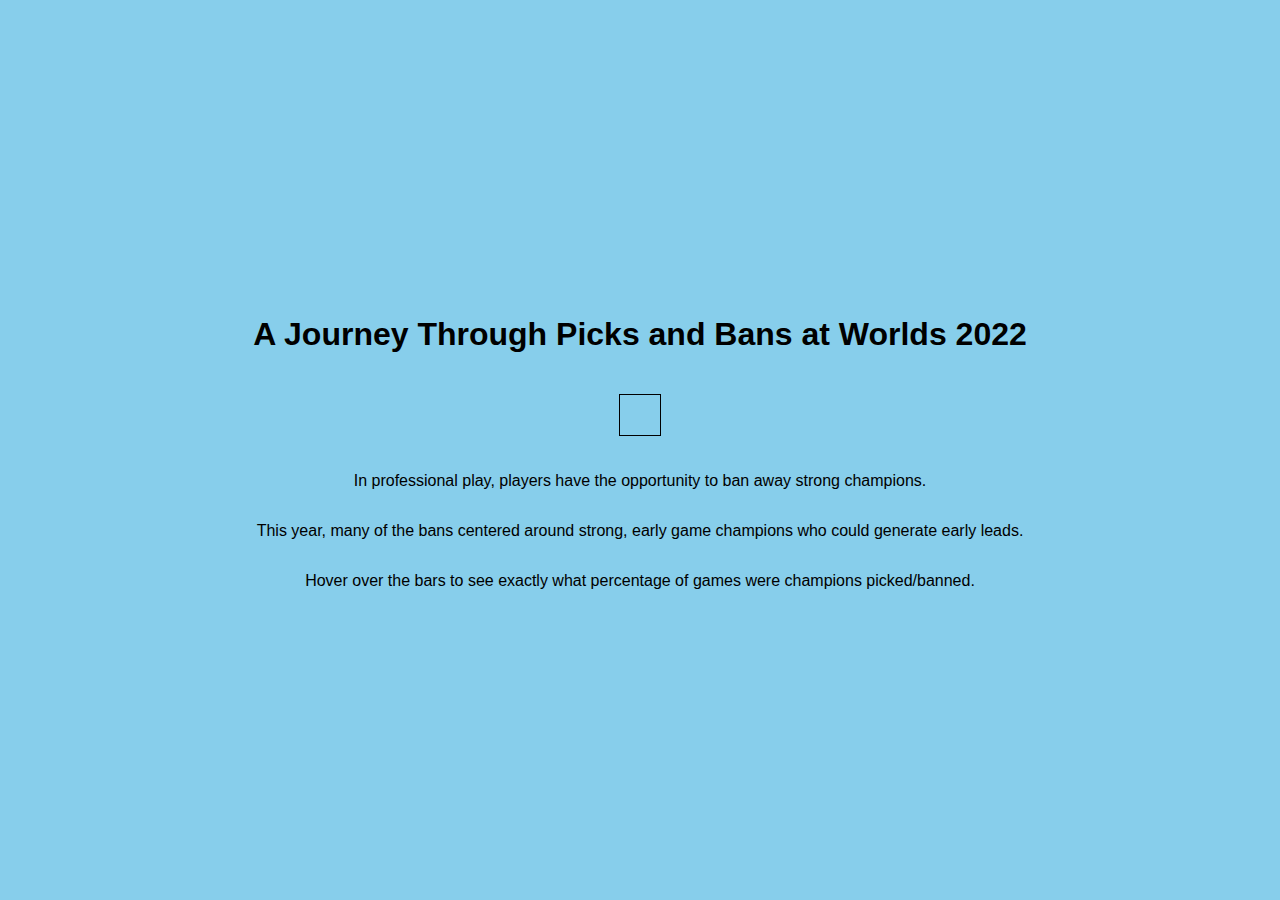
<file: pickbans.html>
<!DOCTYPE html>
<html>
<head>
    <link rel="stylesheet" type="text/css" href="css/pickban.css">
    <script src="https://d3js.org/d3.v5.min.js"></script>
</head>
<body>
    <div id="mainContainer">
        <h1 class="centered">A Journey Through Picks and Bans at Worlds 2022</h1>
        <div id="chart" class="centered"></div>
        <p>In professional play, players have the opportunity to ban away strong champions.</p>
        <p>This year, many of the bans centered around strong, early game champions who could generate early leads.</p> 
        <p>Hover over the bars to see exactly what percentage of games were champions picked/banned.</p>
    </div>
    <script src="js/pickbanscript.js"></script>
</body>
</html>
</file>
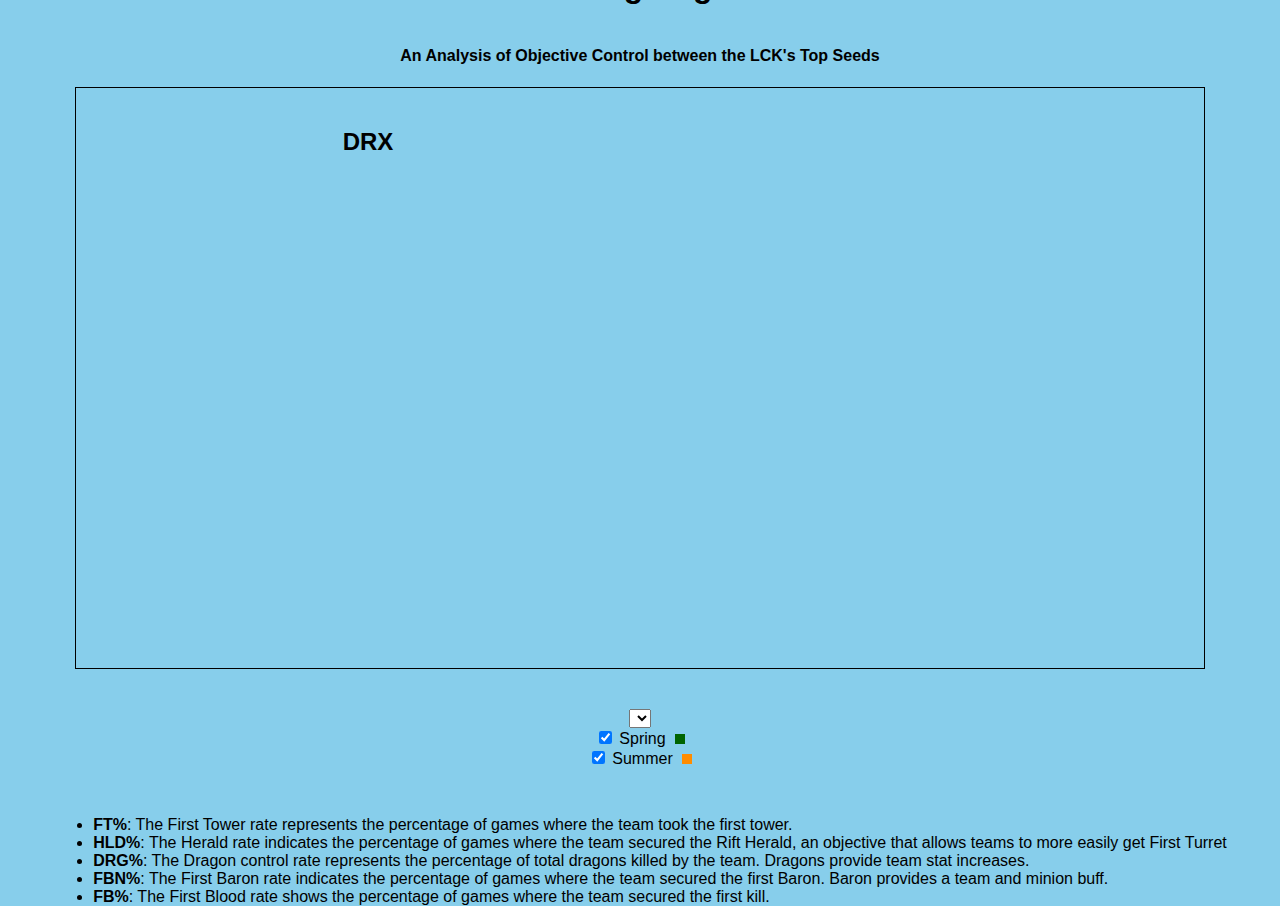
<file: regularseason.html>
<!DOCTYPE html>
<html lang="en">
<head>
  <meta charset="UTF-8">
  <link rel="stylesheet" type="text/css" href="css/radar.css">
</head>
<body>
  <h1>DRX - A Middling Regular Season</h1>
  <h4>An Analysis of Objective Control between the LCK's Top Seeds</h4>
  <div id="radar-container">
    <div id="radar-wrapper">
      <div id="radar-chart-1">
        <h2 id="radar-chart-1-title">DRX</h2>
        <div class="chart"></div>  
      </div>
      <div id="radar-chart-2">
        <h2 id="radar-chart-2-title"></h2>
        <div class="chart"></div>  
      </div>
      <div id="chart-labels"></div>
    </div>
  </div>
  <select id="team-select"></select>
  <label><input type="checkbox" id="spring-checkbox" checked> Spring <span class="color-preview" style="background-color: #006400;"></span></label>
  <label><input type="checkbox" id="summer-checkbox" checked> Summer <span class="color-preview" style="background-color: #FF8C00;"></span></label>
  <p>
    <ul>
      <li><strong>FT%</strong>: The First Tower rate represents the percentage of games where the team took the first tower.</li>
      <li><strong>HLD%</strong>: The Herald rate indicates the percentage of games where the team secured the Rift Herald, an objective that allows teams to more easily get First Turret</li>
      <li><strong>DRG%</strong>: The Dragon control rate represents the percentage of total dragons killed by the team. Dragons provide team stat increases.</li>
      <li><strong>FBN%</strong>: The First Baron rate indicates the percentage of games where the team secured the first Baron. Baron provides a team and minion buff.</li>
      <li><strong>FB%</strong>: The First Blood rate shows the percentage of games where the team secured the first kill.</li>
    </ul>
  </p>
  
  <script src="https://d3js.org/d3.v6.min.js"></script>
  <script src="js/regularseasonscript.js"></script>
</body>
</html>
</file>
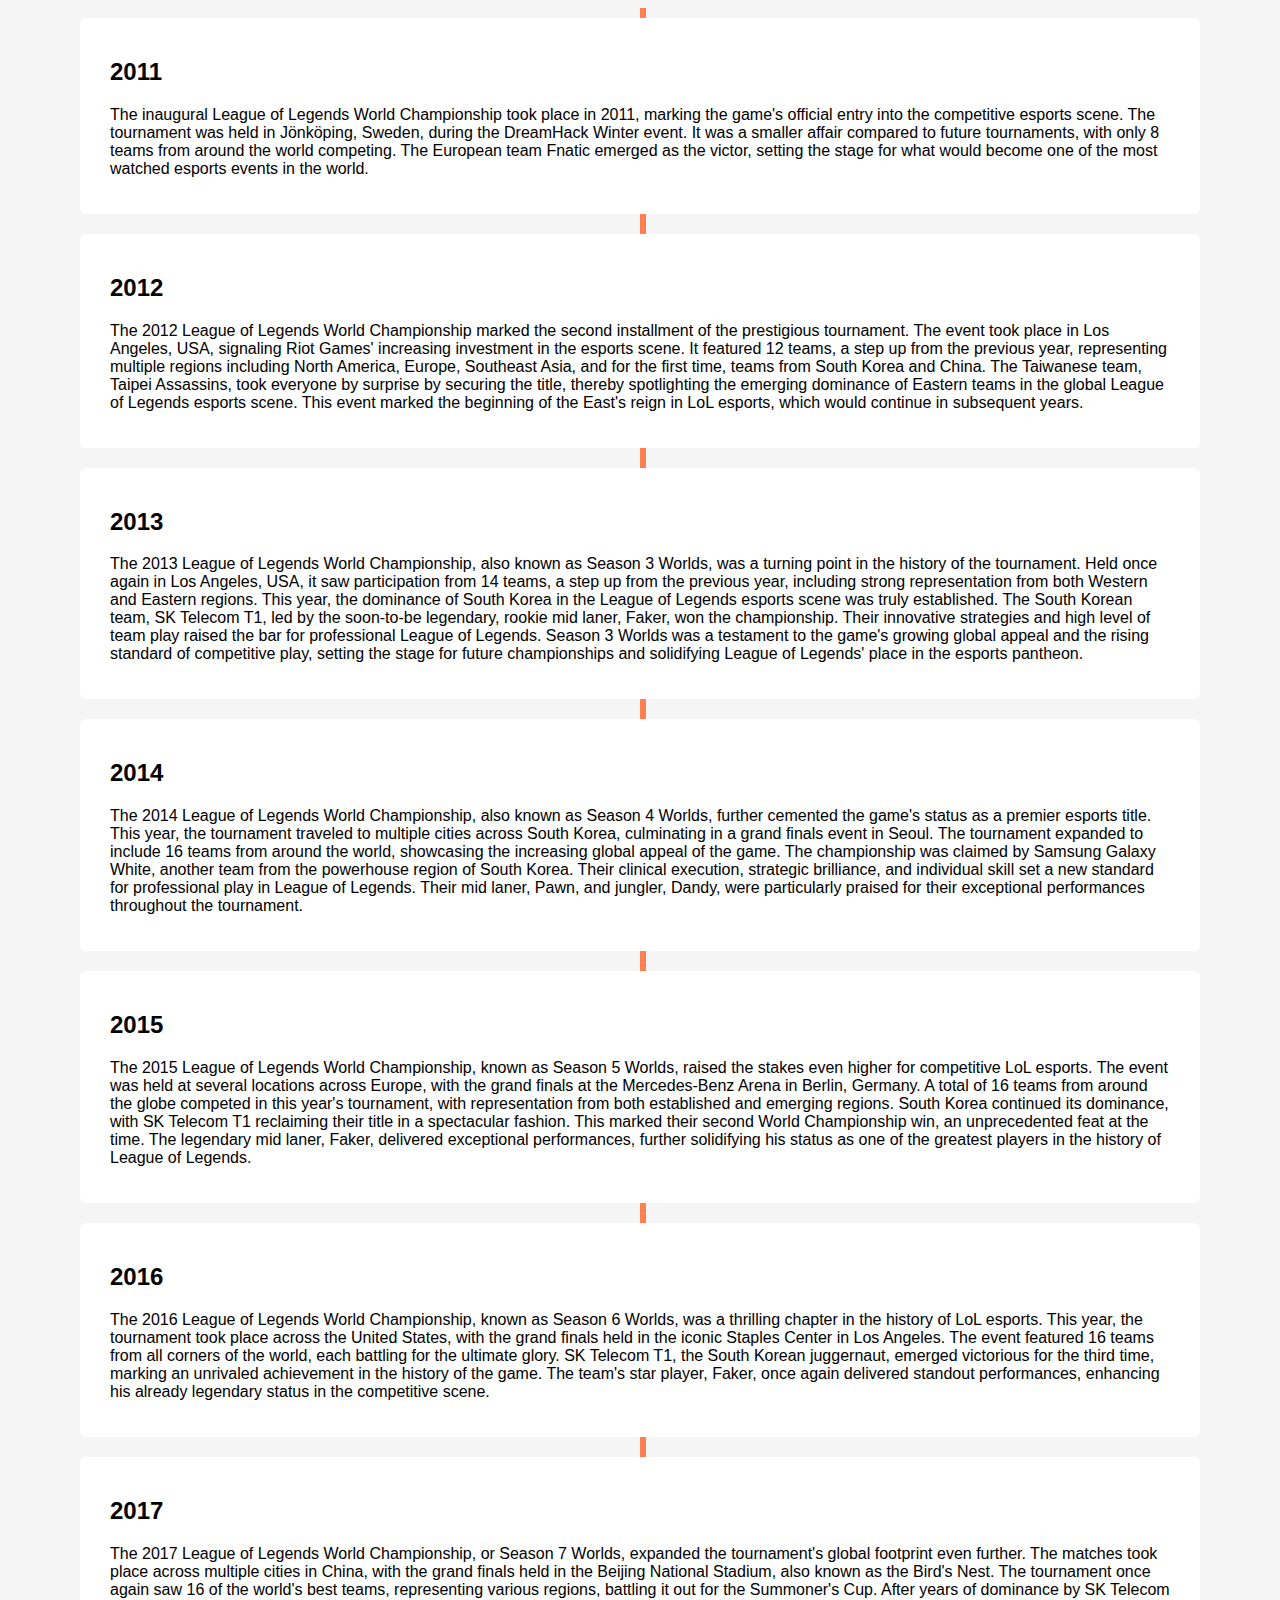
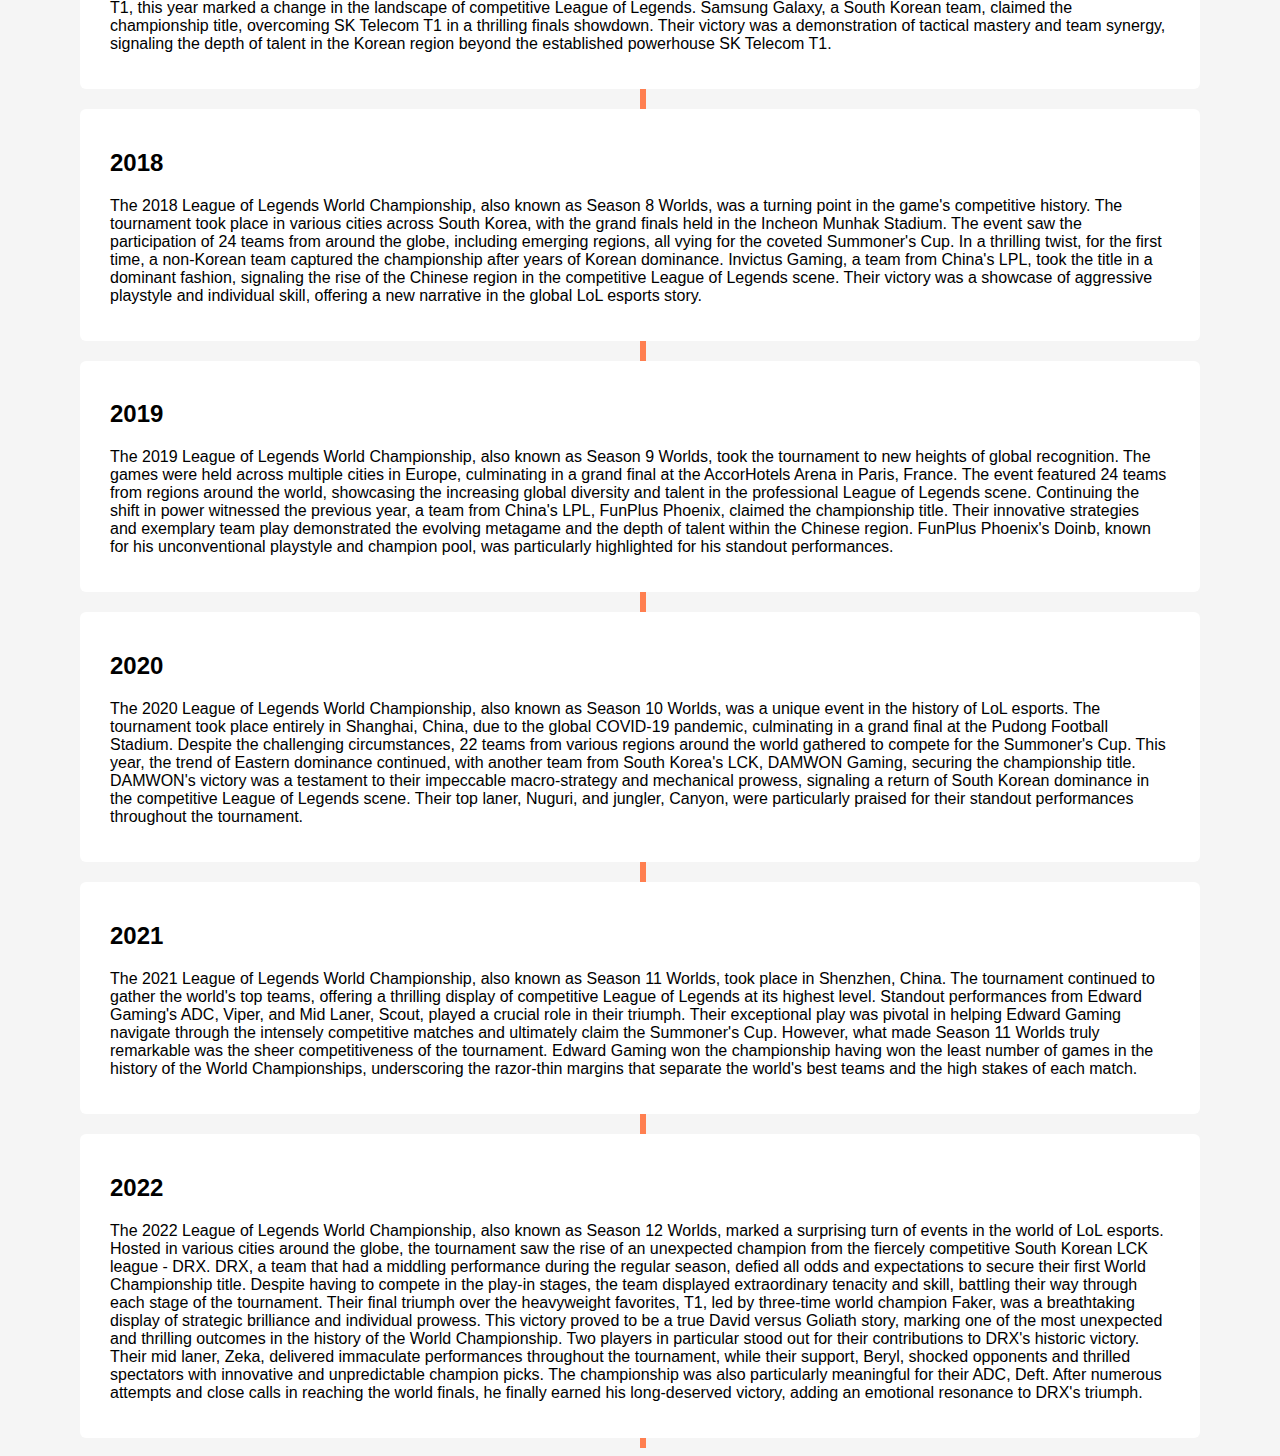
<file: timeline.html>
<!DOCTYPE html>
<html>
<head>
  <link rel="stylesheet" type="text/css" href="css/timeline.css">
</head>
<body>
  <div id="timeline">
    <div class="timeline-item" id="2011">
      <div class="timeline-content">
        <h2>2011</h2>
        <p>The inaugural League of Legends World Championship took place in 2011, marking the game's official entry into the competitive esports scene. 
          The tournament was held in Jönköping, Sweden, during the DreamHack Winter event. It was a smaller affair compared to future tournaments, with only 8 teams from around the world competing. The European team Fnatic emerged as the victor, setting the stage for what would become one of the most watched esports events in the world. </p>
      </div>
    </div>
    <div class="timeline-item" id="2012">
      <div class="timeline-content">
        <h2>2012</h2>
        <p>The 2012 League of Legends World Championship marked the second installment of the prestigious tournament. The event took place in Los Angeles, USA, signaling Riot Games' increasing investment in the esports scene. It featured 12 teams, a step up from the previous year, representing multiple regions including North America, Europe, Southeast Asia, and for the first time, teams from South Korea and China. The Taiwanese team, Taipei Assassins, took everyone by surprise by securing the title, thereby spotlighting the emerging dominance of Eastern teams in the global League of Legends esports scene. 
          This event marked the beginning of the East's reign in LoL esports, which would continue in subsequent years.</p>
      </div>
    </div>
    <div class="timeline-item" id="2013">
      <div class="timeline-content">
        <h2>2013</h2>
        <p>The 2013 League of Legends World Championship, also known as Season 3 Worlds, was a turning point in the history of the tournament. Held once again in Los Angeles, USA, it saw participation from 14 teams, a step up from the previous year, including strong representation from both Western and Eastern regions.
          This year, the dominance of South Korea in the League of Legends esports scene was truly established. The South Korean team, SK Telecom T1, led by the soon-to-be legendary, rookie mid laner, Faker, won the championship. Their innovative strategies and high level of team play raised the bar for professional League of Legends.
          Season 3 Worlds was a testament to the game's growing global appeal and the rising standard of competitive play, setting the stage for future championships and solidifying League of Legends' place in the esports pantheon.</p>
      </div>
    </div>
    <div class="timeline-item" id="2014">
      <div class="timeline-content">
        <h2>2014</h2>
        <p>The 2014 League of Legends World Championship, also known as Season 4 Worlds, further cemented the game's status as a premier esports title. This year, the tournament traveled to multiple cities across South Korea, culminating in a grand finals event in Seoul. The tournament expanded to include 16 teams from around the world, showcasing the increasing global appeal of the game.
          The championship was claimed by Samsung Galaxy White, another team from the powerhouse region of South Korea. Their clinical execution, strategic brilliance, and individual skill set a new standard for professional play in League of Legends. Their mid laner, Pawn, and jungler, Dandy, were particularly praised for their exceptional performances throughout the tournament.</p>
      </div>
    </div>
    <div class="timeline-item" id="2015">
      <div class="timeline-content">
        <h2>2015</h2>
        <p>The 2015 League of Legends World Championship, known as Season 5 Worlds, raised the stakes even higher for competitive LoL esports. The event was held at several locations across Europe, with the grand finals at the Mercedes-Benz Arena in Berlin, Germany. A total of 16 teams from around the globe competed in this year's tournament, with representation from both established and emerging regions.
          South Korea continued its dominance, with SK Telecom T1 reclaiming their title in a spectacular fashion. This marked their second World Championship win, an unprecedented feat at the time. The legendary mid laner, Faker, delivered exceptional performances, further solidifying his status as one of the greatest players in the history of League of Legends.</p>
      </div>
    </div>
    <div class="timeline-item" id="2016">
      <div class="timeline-content">
        <h2>2016</h2>
        <p>The 2016 League of Legends World Championship, known as Season 6 Worlds, was a thrilling chapter in the history of LoL esports. This year, the tournament took place across the United States, with the grand finals held in the iconic Staples Center in Los Angeles. The event featured 16 teams from all corners of the world, each battling for the ultimate glory.
          SK Telecom T1, the South Korean juggernaut, emerged victorious for the third time, marking an unrivaled achievement in the history of the game. The team's star player, Faker, once again delivered standout performances, enhancing his already legendary status in the competitive scene.</p>
      </div>
    </div>
    <div class="timeline-item" id="2017">
      <div class="timeline-content">
        <h2>2017</h2>
        <p>The 2017 League of Legends World Championship, or Season 7 Worlds, expanded the tournament's global footprint even further. The matches took place across multiple cities in China, with the grand finals held in the Beijing National Stadium, also known as the Bird's Nest.
          The tournament once again saw 16 of the world's best teams, representing various regions, battling it out for the Summoner's Cup. After years of dominance by SK Telecom T1, this year marked a change in the landscape of competitive League of Legends.
          Samsung Galaxy, a South Korean team, claimed the championship title, overcoming SK Telecom T1 in a thrilling finals showdown. Their victory was a demonstration of tactical mastery and team synergy, signaling the depth of talent in the Korean region beyond the established powerhouse SK Telecom T1.</p>
      </div>
    </div>
    <div class="timeline-item" id="2018">
      <div class="timeline-content">
        <h2>2018</h2>
        <p>The 2018 League of Legends World Championship, also known as Season 8 Worlds, was a turning point in the game's competitive history. The tournament took place in various cities across South Korea, with the grand finals held in the Incheon Munhak Stadium.
          The event saw the participation of 24 teams from around the globe, including emerging regions, all vying for the coveted Summoner's Cup. In a thrilling twist, for the first time, a non-Korean team captured the championship after years of Korean dominance.
          Invictus Gaming, a team from China's LPL, took the title in a dominant fashion, signaling the rise of the Chinese region in the competitive League of Legends scene. Their victory was a showcase of aggressive playstyle and individual skill, offering a new narrative in the global LoL esports story.</p>
      </div>
    </div>
    <div class="timeline-item" id="2019">
      <div class="timeline-content">
        <h2>2019</h2>
        <p>The 2019 League of Legends World Championship, also known as Season 9 Worlds, took the tournament to new heights of global recognition. The games were held across multiple cities in Europe, culminating in a grand final at the AccorHotels Arena in Paris, France.
          The event featured 24 teams from regions around the world, showcasing the increasing global diversity and talent in the professional League of Legends scene. Continuing the shift in power witnessed the previous year, a team from China's LPL, FunPlus Phoenix, claimed the championship title.
          Their innovative strategies and exemplary team play demonstrated the evolving metagame and the depth of talent within the Chinese region. FunPlus Phoenix's Doinb, known for his unconventional playstyle and champion pool, was particularly highlighted for his standout performances.</p>
      </div>
    </div>
    <div class="timeline-item" id="2020">
      <div class="timeline-content">
        <h2>2020</h2>
        <p>The 2020 League of Legends World Championship, also known as Season 10 Worlds, was a unique event in the history of LoL esports. The tournament took place entirely in Shanghai, China, due to the global COVID-19 pandemic, culminating in a grand final at the Pudong Football Stadium.
          Despite the challenging circumstances, 22 teams from various regions around the world gathered to compete for the Summoner's Cup. This year, the trend of Eastern dominance continued, with another team from South Korea's LCK, DAMWON Gaming, securing the championship title.
          DAMWON's victory was a testament to their impeccable macro-strategy and mechanical prowess, signaling a return of South Korean dominance in the competitive League of Legends scene. Their top laner, Nuguri, and jungler, Canyon, were particularly praised for their standout performances throughout the tournament.</p>
      </div>
    </div>

    <div class="timeline-item" id="2021">
      <div class="timeline-content">
        <h2>2021</h2>
        <p>The 2021 League of Legends World Championship, also known as Season 11 Worlds, took place in Shenzhen, China. The tournament continued to gather the world's top teams, offering a thrilling display of competitive League of Legends at its highest level. Standout performances from Edward Gaming's ADC, Viper, and Mid Laner, Scout, played a crucial role in their triumph. Their exceptional play was pivotal in helping Edward Gaming navigate through the intensely competitive matches and ultimately claim the Summoner's Cup.
          However, what made Season 11 Worlds truly remarkable was the sheer competitiveness of the tournament. Edward Gaming won the championship having won the least number of games in the history of the World Championships, underscoring the razor-thin margins that separate the world's best teams and the high stakes of each match.</p>
      </div>
    </div>
    <div class="timeline-item" id="2022">
      <div class="timeline-content">
        <h2>2022</h2>
        <p>The 2022 League of Legends World Championship, also known as Season 12 Worlds, marked a surprising turn of events in the world of LoL esports. Hosted in various cities around the globe, the tournament saw the rise of an unexpected champion from the fiercely competitive South Korean LCK league - DRX.
          DRX, a team that had a middling performance during the regular season, defied all odds and expectations to secure their first World Championship title. Despite having to compete in the play-in stages, the team displayed extraordinary tenacity and skill, battling their way through each stage of the tournament. Their final triumph over the heavyweight favorites, T1, led by three-time world champion Faker, was a breathtaking display of strategic brilliance and individual prowess. This victory proved to be a true David versus Goliath story, marking one of the most unexpected and thrilling outcomes in the history of the World Championship.
          Two players in particular stood out for their contributions to DRX's historic victory. Their mid laner, Zeka, delivered immaculate performances throughout the tournament, while their support, Beryl, shocked opponents and thrilled spectators with innovative and unpredictable champion picks.
          The championship was also particularly meaningful for their ADC, Deft. After numerous attempts and close calls in reaching the world finals, he finally earned his long-deserved victory, adding an emotional resonance to DRX's triumph.
          </p>
      </div>
    </div>
  </div>
<script src="js/timelinescript.js"></script>
</body>
</html>
</file>
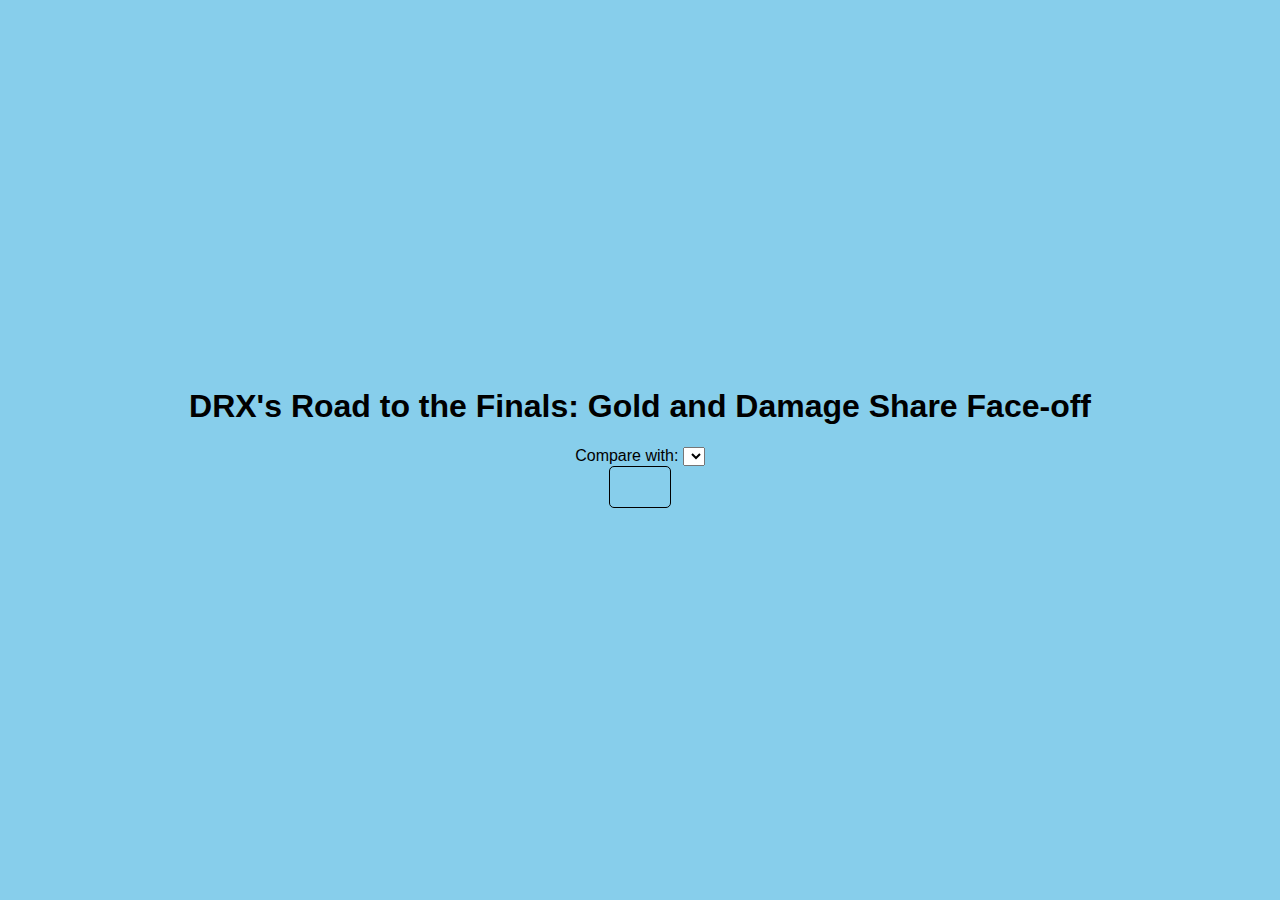
<file: worlds.html>
<!DOCTYPE html>
<html lang="en">
<head>
    <title>Team Comparison</title>
    <link rel="stylesheet" type="text/css" href="css/worlds.css">
</head>
<body>
    <h1>DRX's Road to the Finals: Gold and Damage Share Face-off</h1>
    <div>
        <label for="teams">Compare with:</label>
        <select id="teams">
        </select>
    </div>
    <div id="charts">
    </div>
    <p id="description"></p>
    <script src="https://d3js.org/d3.v7.min.js"></script>
    <script src="js/worldsscript.js"></script>
</body>
</html>
</file>
<file: css/pickban.css>
body {
  display: flex;
  justify-content: center;
  align-items: center;
  flex-direction: column;
  height: 100vh;
  margin: 0;
  font-family: 'Roboto', sans-serif;
  color: black;
  background-color: skyblue;
}

#mainContainer {
  display: flex;
  flex-direction: column;
  align-items: center;
  justify-content: center;
  width: 100%;
}

.dropdown-container {
  display: flex;
  flex-direction: column;
  align-items: center;
}

#yearDropdown, #dynamictext {
  width: 500px;
  margin: 0 auto;  
  display: block;
  text-align: center;
  color: black; 
}

#yearDropdown {
  margin-bottom: 10px;  
}

#chart {
  border: 1px solid black;
  padding: 20px;
  margin: 20px;
}

#dynamicText {
  padding: 10px;
  text-align: center;
  font-size: 14px;
  max-width: 60%;
}
</file>
<file: css/radar.css>
body {
  display: flex;
  justify-content: center;
  align-items: center;
  flex-direction: column;
  height: 100vh;
  margin: 0;
  font-family: 'Roboto', sans-serif;
  color: black;
  background-color: skyblue;
}

#radar-container {
  display: flex;
  justify-content: center;
  border: 1px solid black;
  padding: 20px;
  margin-bottom: 20px;
  height: 60%;
  width: 85%
}

#radar-wrapper {
  display: flex;
  justify-content: space-around;
  width: 100%;
}

#radar-chart-1, #radar-chart-2 {
  min-height: 650px;  
  width: 50%;
  display: flex;
  flex-direction: column;
  align-items: center;
}

#radar-chart-1 .chart, #radar-chart-2 .chart {
  display: flex;
  justify-content: center;
  align-items: center;
  height: 600px;
  margin-top: -90px; 
}

#radar-chart .axis line,
#radar-chart .axis path {
  fill: none;
  stroke: #000;
  shape-rendering: crispEdges;
}

#radar-chart .axis text {
  font: 10px sans-serif;
}

#radar-chart .axis .legend {
  font-size: 20px;
}

#radar-chart .polygon {
  fill-opacity: 0.5;
  stroke-width: 2;
}

#team-select {
  margin-top: 20px;
}

.color-preview {
  display: inline-block;
  width: 10px;
  height: 10px;
  margin-left: 5px;
}

#spring-color-preview {
  background-color: #006400;  
}

#summer-color-preview {
  background-color: #FF8C00;  
}

#text-container {
  margin-top: 20px;
  padding: 10px;
  text-align: center;
  font-size: 14px;
  max-width: 60%;
  margin: 0 auto;
}
</file>
<file: css/timeline.css>
body {
    background-color: #f5f5f5;
    font-family: Arial, sans-serif;
  }
  

  
#timeline {
    position: relative;
    max-width: 1200px;
    margin: 0 auto;
  }
  
  .timeline-item::before {
    content: '';
    background-color: #ff7f50;
    position: absolute;
    bottom: 0;
    top: 0;
    width: 6px;
    left: 50%;
  }
  
  .timeline-item {
    padding: 10px 40px;
    position: relative;
    background-color: inherit;
  }
  
  .timeline-content {
    padding: 20px 30px;
    background-color: white;
    position: relative;
    border-radius: 6px;
  }
  
  #2021::after {
    content: " ";
    position: absolute;
    top: 15px;
    right: -20px;
    border: 10px solid transparent;
    border-left-color: #ff7f50;
    border-right: 0;
  }
  
  #2022::after {
    content: " ";
    position: absolute;
    top: 15px;
    left: -20px;
    border: 10px solid transparent;
    border-right-color: #ff7f50;
    border-left: 0;
  }
  
  .timeline-content img {
    width: 100%;
    height: auto;
  }
</file>
<file: css/worlds.css>
body {
  display: flex;
  justify-content: center;
  align-items: center;
  flex-direction: column;
  height: 100vh;
  margin: 0;
  font-family: 'Roboto', sans-serif;
  color: black;
  background-color: skyblue;
}

#charts {
  display: grid;
  grid-template-columns: 1fr 1fr;
  border: 1px solid black;
  border-radius: 5px;
  padding: 20px;
  gap: 20px;
}

#charts text {
  fill: black;
}

#charts path {
  stroke: white;
  stroke-width: 2;
}

#team-select {
  margin-top: 20px;
}

#charts h2 {
  grid-column: span 2;
  text-align: center;
  font-size: 20px;
  color: black;
}

#description {
  text-align: center;
  font-size: 0.8em; 
}
</file>
